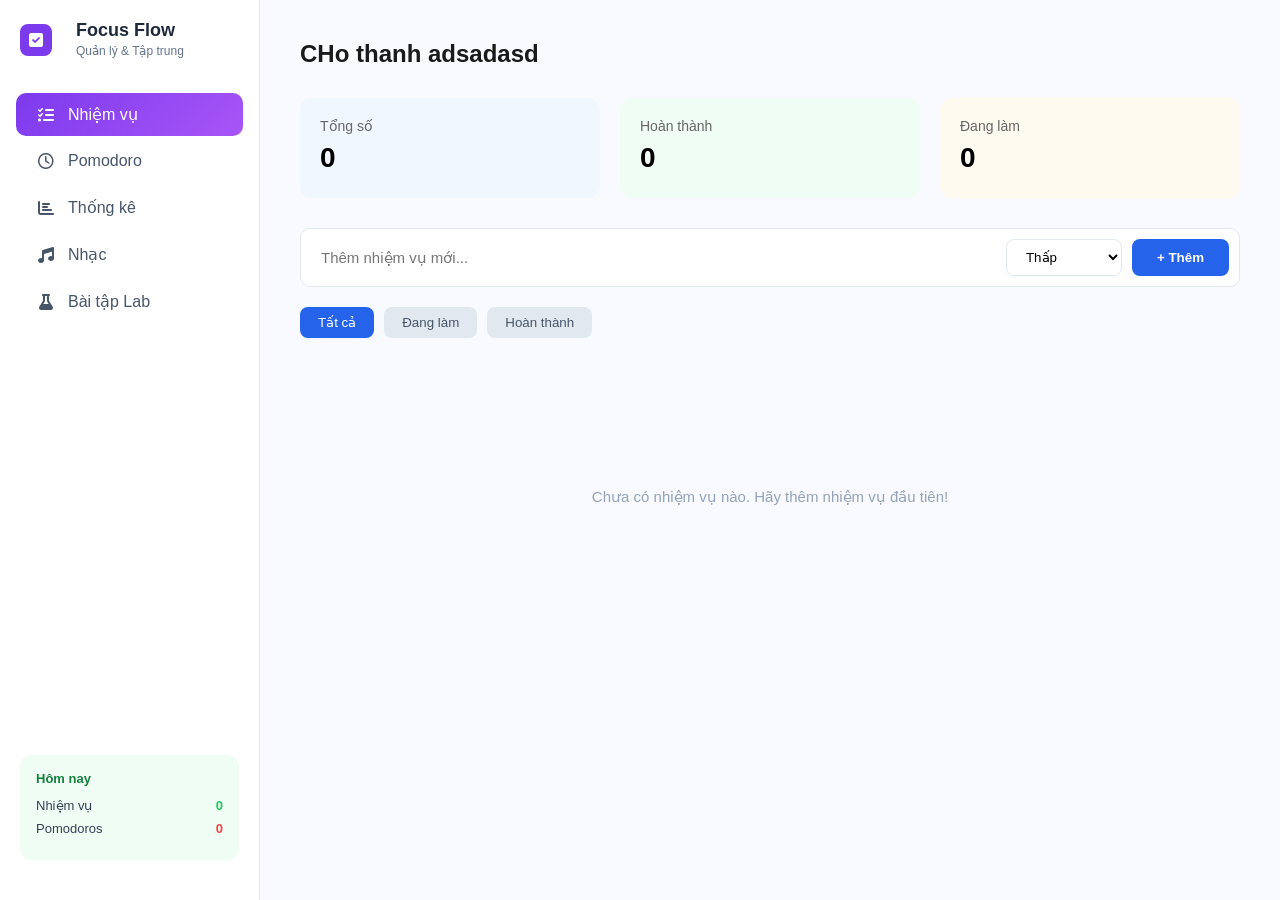
<file: index.html>
<!DOCTYPE html>
<html lang="en">

<head>
  <meta charset="UTF-8">
  <meta name="viewport" content="width=device-width, initial-scale=1.0">
  <title>Document</title>
  <link rel="stylesheet" href="style.css">
  <link rel="stylesheet" href="https://cdnjs.cloudflare.com/ajax/libs/font-awesome/6.0.0/css/all.min.css">
</head>

<body>
  <div class="sidebar">
    <div class="logo-section">
      <div class="logo-icon">
        <i class="fas fa-check-square"></i>
      </div>
      <div class="logo-text">
        <span class="brand-name">Focus Flow</span>
        <span class="sub-text">Quản lý & Tập trung</span>
      </div>
    </div>

    <nav class="menu">
      <a href="index.html" class="menu-item active">
        <i class="fas fa-tasks"></i> Nhiệm vụ
      </a>
      <a href="promoro.html" class="menu-item">
        <i class="far fa-clock"></i> Pomodoro
      </a>
      <a href="statistical.html" class="menu-item">
        <i class="fas fa-chart-bar"></i> Thống kê
      </a>
      <a href="music.html" class="menu-item">
        <i class="fas fa-music"></i> Nhạc
      </a>
      <a href="baitap.html" class="menu-item">
        <i class="fas fa-flask"></i> Bài tập Lab
      </a>
    </nav>

    <div class="today-stats">
      <p class="stats-title">Hôm nay</p>
      <div class="stats-row">
        <span>Nhiệm vụ</span>
        <span class="count green">0</span>
      </div>
      <div class="stats-row">
        <span>Pomodoros</span>
        <span class="count red">0</span>
      </div>
    </div>
  </div>

  <div class="main-content">
    <header>
      <h1>CHo thanh  adsadasd</h1>
    </header>

    <div class="stats-container">
      <div class="stat-card blue">
        <p>Tổng số</p>
        <span class="stat-number">0</span>
      </div>
      <div class="stat-card green">
        <p>Hoàn thành</p>
        <span class="stat-number">0</span>
      </div>
      <div class="stat-card orange">
        <p>Đang làm</p>
        <span class="stat-number">0</span>
      </div>
    </div>

    <div class="add-task-bar">
      <input type="text" placeholder="Thêm nhiệm vụ mới..." class="task-input">

      <select class="priority-select">
        <option value="low">Thấp</option>
        <option value="medium">Trung bình</option>
        <option value="high">Cao</option>
      </select>

      <button class="add-btn">+ Thêm</button>
    </div>

    <div class="filter-group">
      <button class="filter-btn active">Tất cả</button>
      <button class="filter-btn">Đang làm</button>
      <button class="filter-btn">Hoàn thành</button>
    </div>

    <div class="empty-state">
      <p>Chưa có nhiệm vụ nào. Hãy thêm nhiệm vụ đầu tiên!</p>
    </div>
  </div>


</body>


</html>
</file>
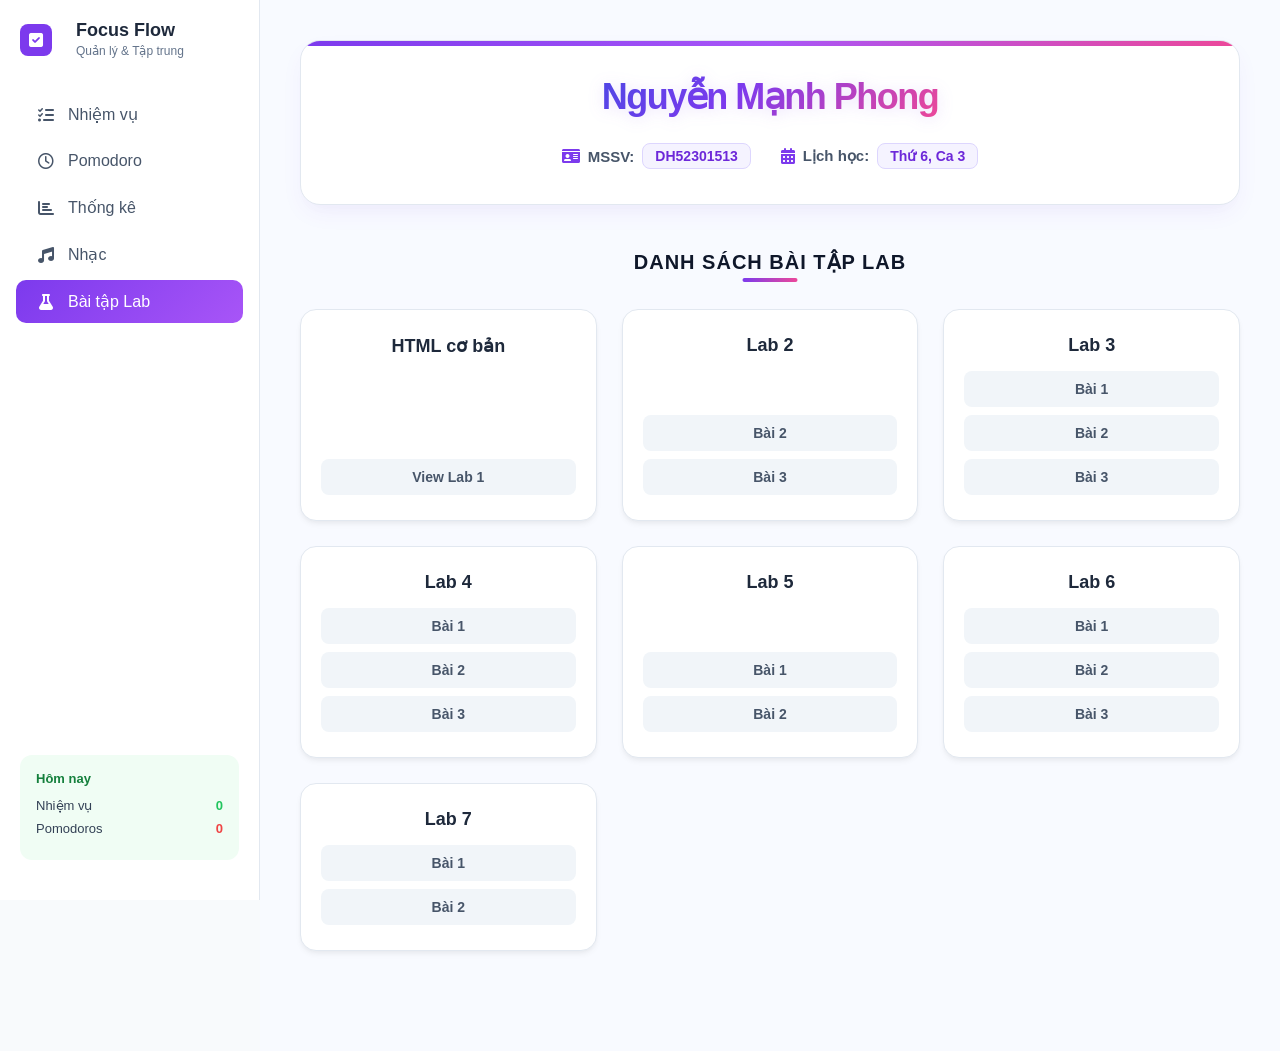
<file: baitap.html>
<!DOCTYPE html>
<html lang="en">
<head>
  <meta charset="UTF-8">
  <meta name="viewport" content="width=device-width, initial-scale=1.0">
  <title>Bài tập Lab - Focus Flow</title>
  <link rel="stylesheet" href="style.css">
  <link rel="stylesheet" href="https://cdnjs.cloudflare.com/ajax/libs/font-awesome/6.0.0/css/all.min.css">
    <style>

    </style>
</head>
<body>

  <div class="sidebar">
    <div class="logo-section">
      <div class="logo-icon"><i class="fas fa-check-square"></i></div>
      <div class="logo-text">
        <span class="brand-name">Focus Flow</span>
        <span class="sub-text">Quản lý & Tập trung</span>
      </div>
    </div>

    <nav class="menu">
      <a href="index.html" class="menu-item">
        <i class="fas fa-tasks"></i> Nhiệm vụ
      </a>
      <a href="promoro.html" class="menu-item">
        <i class="far fa-clock"></i> Pomodoro
      </a>
      <a href="statistical.html" class="menu-item">
        <i class="fas fa-chart-bar"></i> Thống kê
      </a>
      <a href="music.html" class="menu-item">
        <i class="fas fa-music"></i> Nhạc
      </a>
      <a href="#" class="menu-item active"> <i class="fas fa-flask"></i> Bài tập Lab
      </a>
    </nav>

    <div class="today-stats">
      <p class="stats-title">Hôm nay</p>
      <div class="stats-row"><span>Nhiệm vụ</span><span class="count green">0</span></div>
      <div class="stats-row"><span>Pomodoros</span><span class="count red">0</span></div>
    </div>
  </div>

  <div class="main-content">
    <header class="lab-profile-header animate-fade-in">
  <h1 class="student-name">Nguyễn Mạnh Phong</h1>
  
  <div class="student-info-group">
    <p class="student-info">
      <i class="fas fa-id-card"></i> MSSV: <span class="highlight-text">DH52301513</span>
    </p>
    <p class="student-info">
      <i class="fas fa-calendar-alt"></i> Lịch học: <span class="highlight-text">Thứ 6, Ca 3</span>
    </p>
  </div>
</header>

    <section class="lab-section">
      <h2 class="lab-section-title">Danh sách bài tập Lab</h2>

      <div class="lab-grid">
        <div class="lab-card">
          <h3>HTML cơ bản</h3>
          <div class="lab-btn-group">
            <a href="../BaiLab/Lab1/HTML cơ bản/index.html" class="lab-btn">View Lab 1</a>
          </div>
        </div>

        <div class="lab-card">
          <h3>Lab 2</h3>
          <div class="lab-btn-group">
            <a href="../BaiLab/Lab2/Lab2_2/index.html" class="lab-btn">Bài 2</a>
            <a href="../BaiLab/Lab2/Lab2_3/index.html" class="lab-btn">Bài 3</a>
          </div>
        </div>

        <div class="lab-card">
          <h3>Lab 3</h3>
          <div class="lab-btn-group">
            <a href="../BaiLab/Lab3/lab3_1/index.html" class="lab-btn">Bài 1</a>
            <a href="../BaiLab/Lab3/lab3_2/index.html" class="lab-btn">Bài 2</a>
            <a href="../BaiLab/Lab3/lab3_3/index.html" class="lab-btn">Bài 3</a>
          </div>
        </div>

        <div class="lab-card">
          <h3>Lab 4</h3>
          <div class="lab-btn-group">
            <a href="../BaiLab/Lab4/lab4_1/index.html" class="lab-btn">Bài 1</a>
            <a href="../BaiLab/Lab4/lab4_2/index.html" class="lab-btn">Bài 2</a>
            <a href="../BaiLab/Lab4/lab4_3/index.html" class="lab-btn">Bài 3</a>
          </div>
        </div>

        <div class="lab-card">
          <h3>Lab 5</h3>
          <div class="lab-btn-group">
            <a href="../BaiLab/Lab5/lab5_1/index.html" class="lab-btn">Bài 1</a>
            <a href="../BaiLab/Lab5/lab5_2/index.html" class="lab-btn">Bài 2</a>
          </div>
        </div>

        <div class="lab-card">
          <h3>Lab 6</h3>
          <div class="lab-btn-group">
            <a href="../BaiLab/Lab6/lab6_1/index.html" class="lab-btn">Bài 1</a>
            <a href="../BaiLab/Lab6/lab6_2/index.html" class="lab-btn">Bài 2</a>
            <a href="../BaiLab/Lab6/lab6_3/index.html" class="lab-btn">Bài 3</a>
          </div>
        </div>

        <div class="lab-card">
          <h3>Lab 7</h3>
          <div class="lab-btn-group">
            <a href="../BaiLab/Lab7/lab7_1/index.html" class="lab-btn">Bài 1</a>
            <a href="../BaiLab/Lab7/lab7_2/index.html" class="lab-btn">Bài 2</a>
          </div>
        </div>

        <!-- <div class="lab-card">
          <h3>Lab 8</h3>
          <div class="lab-btn-group">
            <a href="../BaiLab/Lab8/lab8_1/index.html" class="lab-btn">Bài 1</a>
            <a href="../BaiLab/Lab8/lab8_2/index.html" class="lab-btn">Bài 2</a>
            <a href="../BaiLab/Lab8/lab8_3/index.html" class="lab-btn">Bài 3</a>
          </div>
        </div> -->
      </div>
    </section>
  </div>

</body>
</html>
</file>
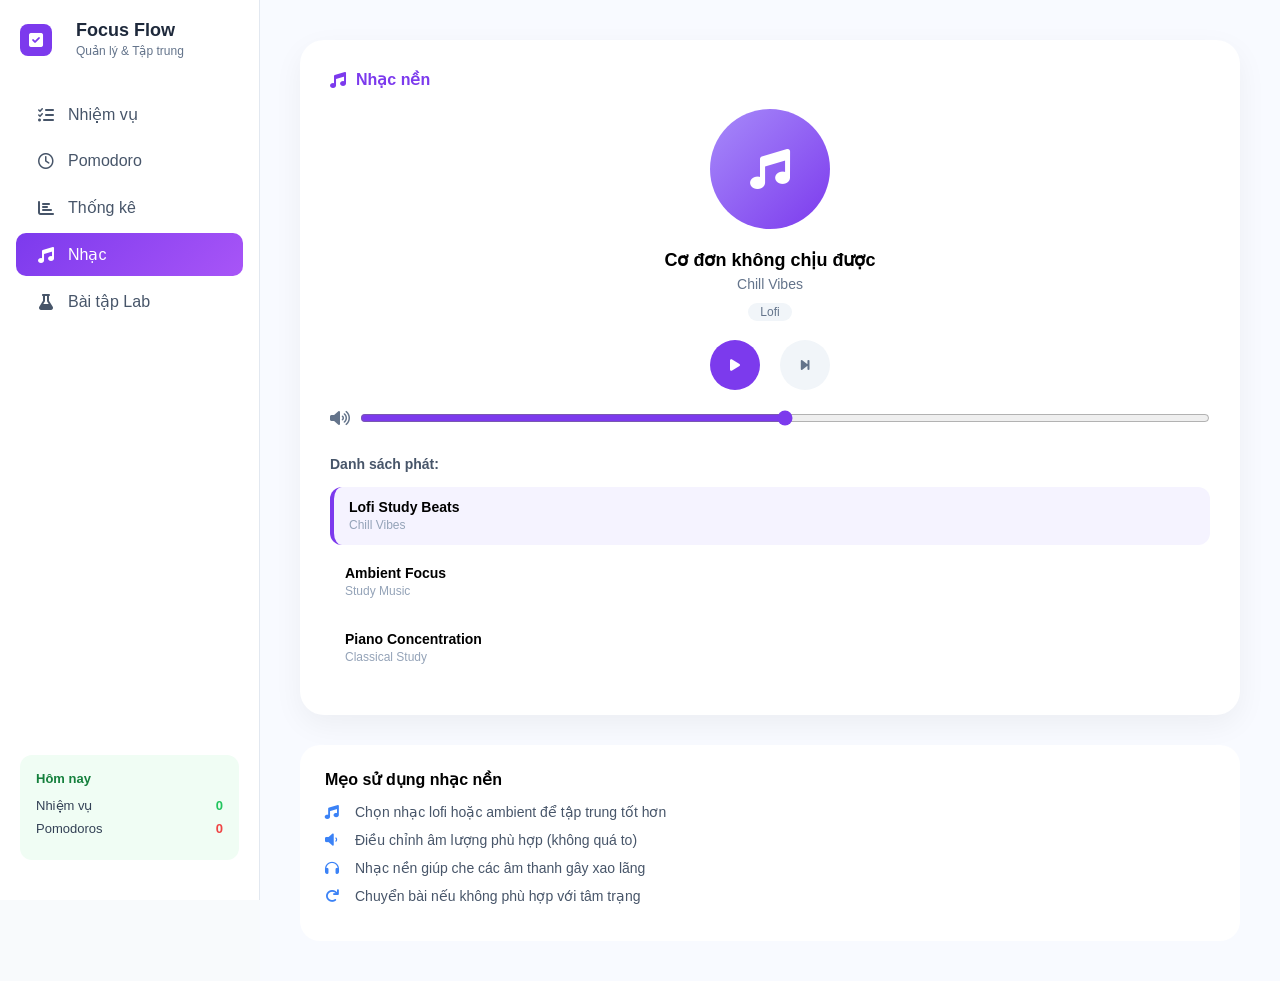
<file: music.html>
<!DOCTYPE html>
<html lang="en">
<head>
  <meta charset="UTF-8">
  <meta name="viewport" content="width=device-width, initial-scale=1.0">
  <title>Nhạc nền - Focus Flow</title>
  <link rel="stylesheet" href="style.css">
  <link rel="stylesheet" href="https://cdnjs.cloudflare.com/ajax/libs/font-awesome/6.0.0/css/all.min.css">
</head>
<body>
  <div class="sidebar">
    <div class="logo-section">
      <div class="logo-icon"><i class="fas fa-check-square"></i></div>
      <div class="logo-text">
        <span class="brand-name">Focus Flow</span>
        <span class="sub-text">Quản lý & Tập trung</span>
      </div>
    </div>

    <nav class="menu">
      <a href="index.html" class="menu-item ">
        <i class="fas fa-tasks"></i> Nhiệm vụ
      </a>
      <a href="promoro.html" class="menu-item">
        <i class="far fa-clock"></i> Pomodoro
      </a>
      <a href="statistical.html" class="menu-item">
        <i class="fas fa-chart-bar"></i> Thống kê
      </a>
      <a href="music.html" class="menu-item active">
        <i class="fas fa-music"></i> Nhạc
      </a>
      <a href="baitap.html" class="menu-item">
        <i class="fas fa-flask"></i> Bài tập Lab
      </a>
    </nav>

    <div class="today-stats">
      <p class="stats-title">Hôm nay</p>
      <div class="stats-row"><span>Nhiệm vụ</span><span class="count green">0</span></div>
      <div class="stats-row"><span>Pomodoros</span><span class="count red">0</span></div>
    </div>
  </div>

  <div class="main-content music-page">
    <div class="player-container">
      <div class="player-header">
        <i class="fas fa-music"></i> Nhạc nền
      </div>

      <div class="now-playing-card">
        <div class="album-art">
          <i class="fas fa-music"></i>
        </div>
        <div class="song-info">
          <h3>Cơ đơn không chịu được</h3>
          <p>Chill Vibes</p>
          <span class="tag">Lofi</span>
        </div>
        <div class="player-controls">
          <button class="play-btn"><i class="fas fa-play"></i></button>
          <button class="next-btn"><i class="fas fa-step-forward"></i></button>
        </div>
        <div class="volume-slider">
          <i class="fas fa-volume-up"></i>
          <input type="range" min="0" max="100" value="50">
        </div>
      </div>

      <div class="playlist">
        <p class="playlist-title">Danh sách phát:</p>
        <div class="playlist-item active">
          <div class="item-text">
            <strong>Lofi Study Beats</strong>
            <span>Chill Vibes</span>
          </div>
        </div>
        <div class="playlist-item">
          <div class="item-text">
            <strong>Ambient Focus</strong>
            <span>Study Music</span>
          </div>
        </div>
        <div class="playlist-item">
          <div class="item-text">
            <strong>Piano Concentration</strong>
            <span>Classical Study</span>
          </div>
        </div>
      </div>
    </div>

    <div class="music-tips">
      <h3>Mẹo sử dụng nhạc nền</h3>
      <ul>
        <li><i class="fas fa-music"></i> Chọn nhạc lofi hoặc ambient để tập trung tốt hơn</li>
        <li><i class="fas fa-volume-down"></i> Điều chỉnh âm lượng phù hợp (không quá to)</li>
        <li><i class="fas fa-headphones"></i> Nhạc nền giúp che các âm thanh gây xao lãng</li>
        <li><i class="fas fa-redo"></i> Chuyển bài nếu không phù hợp với tâm trạng</li>
      </ul>
    </div>
  </div>
</body>
</html>
</file>
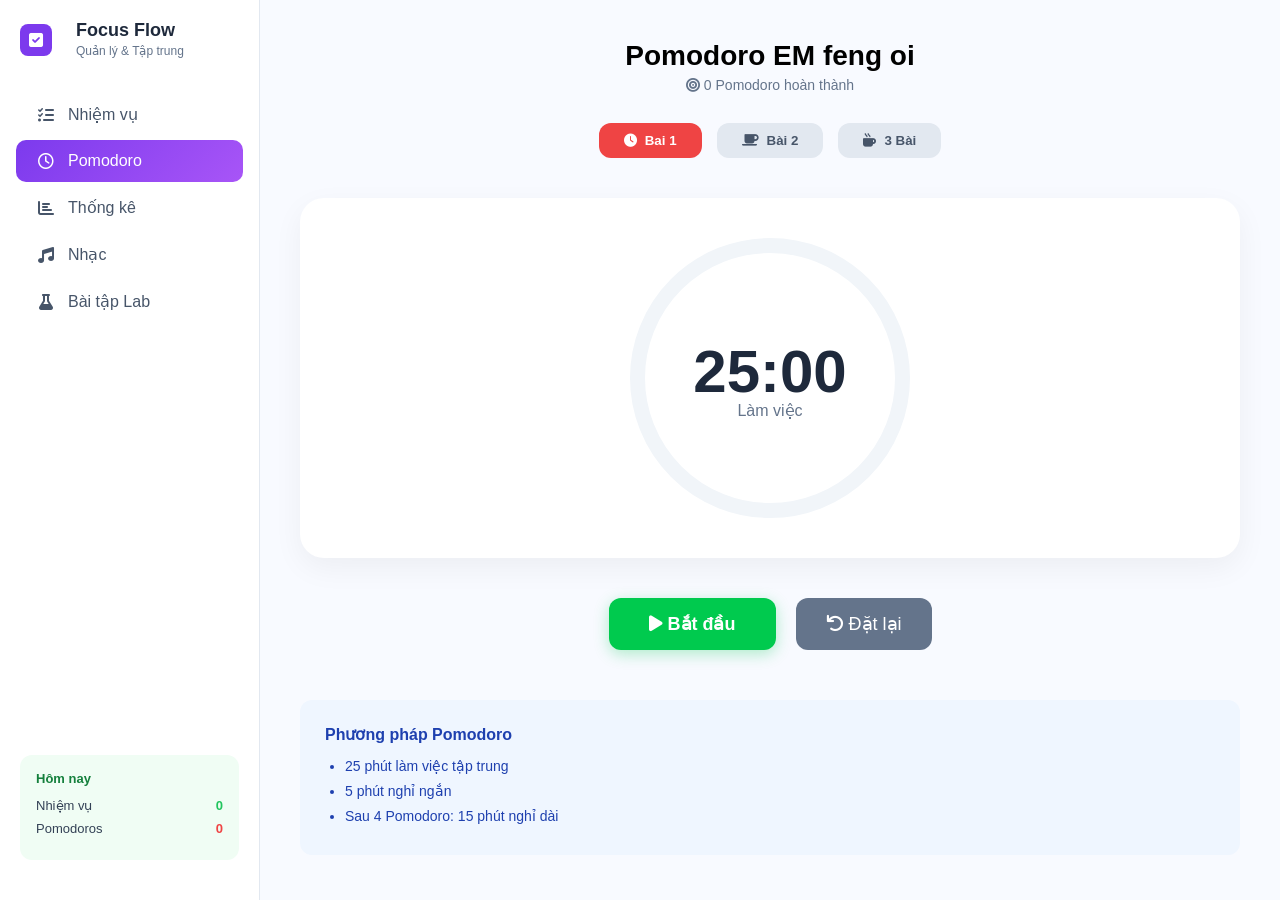
<file: promoro.html>
<!DOCTYPE html>
<html lang="en">

<head>
    <meta charset="UTF-8">
    <meta name="viewport" content="width=device-width, initial-scale=1.0">
    <title>Pomodoro Timer</title>
    <link rel="stylesheet" href="style.css">
    <link rel="stylesheet" href="https://cdnjs.cloudflare.com/ajax/libs/font-awesome/6.0.0/css/all.min.css">
</head>

<body>
    <div class="sidebar">
        <div class="logo-section">
            <div class="logo-icon"><i class="fas fa-check-square"></i></div>
            <div class="logo-text">
                <span class="brand-name">Focus Flow</span>
                <span class="sub-text">Quản lý & Tập trung</span>
            </div>
        </div>

        <nav class="menu">
            <a href="index.html" class="menu-item ">
                <i class="fas fa-tasks"></i> Nhiệm vụ
            </a>
            <a href="promoro.html" class="menu-item active">
                <i class="far fa-clock"></i> Pomodoro
            </a>
            <a href="statistical.html" class="menu-item">
                <i class="fas fa-chart-bar"></i> Thống kê
            </a>
            <a href="music.html" class="menu-item">
                <i class="fas fa-music"></i> Nhạc
            </a>
            <a href="baitap.html" class="menu-item">
                <i class="fas fa-flask"></i> Bài tập Lab
            </a>
        </nav>

        <div class="today-stats">
            <p class="stats-title">Hôm nay</p>
            <div class="stats-row">
                <span>Nhiệm vụ</span>
                <span class="count green">0</span>
            </div>
            <div class="stats-row">
                <span>Pomodoros</span>
                <span class="count red">0</span>
            </div>
        </div>
    </div>

    <div class="pomodoro-container">
        <header class="pomo-header">
            <h1>Pomodoro EM feng oi</h1>
            <p class="pomo-count"><i class="fas fa-bullseye"></i> 0 Pomodoro hoàn thành</p>
        </header>

        <div class="mode-switch">
            <button class="mode-btn red active"><i class="fas fa-clock"></i> Bai 1</button>
            <button class="mode-btn gray"><i class="fas fa-coffee"></i> Bài 2</button>
            <button class="mode-btn gray"><i class="fas fa-mug-hot"></i> 3 Bài</button>
        </div>

        <div class="timer-display">
            <div class="circle-outer">
                <div class="time-text">
                    <span class="minutes">25:00</span>
                    <p class="label">Làm việc</p>
                </div>
            </div>
        </div>

        <div class="controls">
            <button class="start-btn"><i class="fas fa-play"></i> Bắt đầu</button>
            <button class="reset-btn"><i class="fas fa-undo"></i> Đặt lại</button>
        </div>

        <div class="pomo-info">
            <h3>Phương pháp Pomodoro</h3>
            <ul>
                <li>25 phút làm việc tập trung</li>
                <li>5 phút nghỉ ngắn</li>
                <li>Sau 4 Pomodoro: 15 phút nghỉ dài</li>
            </ul>
        </div>
    </div>
</body>

</html>
</file>
<file: style.css>
/* 1. Reset định dạng cơ bản */
* {
  margin: 0;
  padding: 0;
  box-sizing: border-box;
  font-family: 'Inter', sans-serif;
}

body {
  background-color: #f8fafc;
}

/* 2. Khung Sidebar Cố Định */
.sidebar {
  width: 260px;
  height: 100vh;
  background: white;
  display: flex;
  flex-direction: column;
  border-right: 1px solid #e2e8f0;
  position: fixed;
  left: 0;
  top: 0;
  padding: 20px 0;
  z-index: 100;
}

.logo-section {
  display: flex;
  align-items: center;
  padding: 0 20px 30px;
}

.logo-icon {
  width: 32px;
  height: 32px;
  background: #7c3aed;
  color: white;
  border-radius: 8px;
  display: flex;
  justify-content: center;
  align-items: center;
  margin-right: 12px;
}

.brand-name {
  display: block;
  font-weight: 700;
  font-size: 18px;
  color: #1e293b;
}

.sub-text {
  font-size: 12px;
  color: #64748b;
}

.menu {
  flex-grow: 1;
}

.menu-item {
  display: flex;
  align-items: center;
  padding: 12px 20px;
  margin: 4px 16px;
  border-radius: 10px;
  color: #475569;
  text-decoration: none;
  font-weight: 500;
  transition: 0.2s;
}

.menu-item i {
  margin-right: 12px;
  width: 20px;
  text-align: center;
}

.menu-item.active {
  background: linear-gradient(135deg, #7c3aed, #a855f7);
  color: white;
}

.menu-item:hover:not(.active) {
  background-color: #f1f5f9;
}

.today-stats {
  background-color: #f0fdf4;
  margin: 20px;
  padding: 16px;
  border-radius: 12px;
}

.stats-title {
  font-size: 13px;
  color: #15803d;
  font-weight: 600;
  margin-bottom: 12px;
}

.stats-row {
  display: flex;
  justify-content: space-between;
  font-size: 13px;
  margin-bottom: 8px;
  color: #334155;
}

.count {
  font-weight: 700;
}

.count.green {
  color: #22c55e;
}

.count.red {
  color: #ef4444;
}

/* 3. Layout Nội Dung Chính - ĐÃ SỬA ĐỂ CĂN GIỮA */
.main-content,
.pomodoro-container {
  margin-left: 260px;
  width: calc(100% - 260px);
  padding: 40px;
  background-color: #f8faff;
  min-height: 100vh;
  display: flex;
  flex-direction: column;
  align-items: center; /* Thêm dòng này để căn giữa mọi thứ trong trang Thống kê/Nhạc */
}

/* Ép các khối con trong main-content không giãn quá rộng */
.main-content > * {
    width: 100%;
    max-width: 1000px; /* Độ rộng tối đa để cân đối giữa màn hình */
}

/* Cấu trúc riêng cho trang Nhiệm vụ */
.main-content h1 {
  font-size: 24px;
  margin-bottom: 30px;
  color: #1a1a1a;
  text-align: left; /* Tiêu đề vẫn để bên trái cho đẹp */
}

.stats-container {
  display: grid;
  grid-template-columns: repeat(3, 1fr);
  gap: 20px;
  margin-bottom: 30px;
}

.stat-card {
  padding: 20px;
  border-radius: 12px;
  height: 100px;
}

.stat-card p {
  font-size: 14px;
  margin-bottom: 8px;
  color: #666;
}

.stat-number {
  font-size: 28px;
  font-weight: bold;
}

.stat-card.blue {
  background-color: #f0f7ff;
}

.stat-card.green {
  background-color: #f0fdf4;
}

.stat-card.orange {
  background-color: #fffaf0;
}

.add-task-bar {
  display: flex;
  gap: 10px;
  background: white;
  padding: 10px;
  border-radius: 10px;
  border: 1px solid #e2e8f0;
  margin-bottom: 20px;
}

.task-input {
  flex-grow: 1;
  border: none;
  outline: none;
  padding: 10px;
  font-size: 15px;
}

.priority-select {
  border: 1px solid #e2e8f0;
  border-radius: 8px;
  padding: 0 15px;
  background: #fff;
  cursor: pointer;
}

.add-btn {
  background-color: #2563eb;
  color: white;
  border: none;
  padding: 10px 25px;
  border-radius: 8px;
  font-weight: 600;
  cursor: pointer;
}

.filter-group {
  display: flex;
  gap: 10px;
  margin-bottom: 50px;
}

.filter-btn {
  padding: 8px 18px;
  border-radius: 8px;
  border: none;
  background: #e2e8f0;
  color: #475569;
  font-weight: 500;
  cursor: pointer;
}

.filter-btn.active {
  background-color: #2563eb;
  color: white;
}

.empty-state {
  text-align: center;
  color: #94a3b8;
  margin-top: 100px;
  font-size: 15px;
}

/* 4. Cấu trúc riêng cho trang Pomodoro */
.pomodoro-container {
  align-items: center;
  padding: 60px 20px;
}

.pomo-header {
  text-align: center;
  margin-bottom: 30px;
}

.pomo-header h1 {
  font-size: 28px;
  margin-bottom: 5px;
}

.pomo-count {
  color: #64748b;
  font-size: 14px;
}

.mode-switch {
  display: flex;
  justify-content: center;
  gap: 15px;
  margin-bottom: 40px;
}

.mode-btn {
  padding: 10px 25px;
  border-radius: 12px;
  border: none;
  font-weight: 600;
  cursor: pointer;
  display: flex;
  align-items: center;
  gap: 8px;
  transition: 0.3s;
}

.mode-btn.red {
  background-color: #ef4444;
  color: white;
}

.mode-btn.gray {
  background-color: #e2e8f0;
  color: #475569;
}

.timer-display {
  background: white;
  padding: 40px 80px;
  border-radius: 24px;
  box-shadow: 0 10px 30px rgba(0, 0, 0, 0.05);
  margin-bottom: 40px;
  display: flex;
  justify-content: center;
}

.circle-outer {
  width: 280px;
  height: 280px;
  border: 15px solid #f1f5f9;
  border-radius: 50%;
  display: flex;
  flex-direction: column;
  justify-content: center;
  align-items: center;
}

.minutes {
  font-size: 60px;
  font-weight: 800;
  color: #1e293b;
  display: block;
}

.label {
  color: #64748b;
  font-size: 16px;
  margin-top: -5px;
  text-align: center;
}

.controls {
  display: flex;
  justify-content: center;
  gap: 20px;
  margin-bottom: 50px;
}

.start-btn {
  background-color: #00ca4e;
  color: white;
  padding: 15px 40px;
  border-radius: 12px;
  border: none;
  font-size: 18px;
  font-weight: bold;
  cursor: pointer;
  box-shadow: 0 4px 15px rgba(0, 202, 78, 0.3);
}

.reset-btn {
  background-color: #64748b;
  color: white;
  padding: 15px 30px;
  border-radius: 12px;
  border: none;
  font-size: 18px;
  cursor: pointer;
}

.pomo-info {
  width: 100%;
  max-width: 500px;
  background-color: #eff6ff;
  padding: 25px;
  border-radius: 12px;
  color: #1e40af;
}

.pomo-info h3 {
  font-size: 16px;
  margin-bottom: 10px;
}

.pomo-info ul {
  padding-left: 20px;
  font-size: 14px;
  line-height: 1.8;
}


/* --- TRANG THỐNG KÊ (ĐÃ GOM LẠI CHUẨN) --- */
.stats-grid {
    display: grid;
    grid-template-columns: repeat(2, 1fr);
    gap: 20px;
    margin-bottom: 40px;
}

.stat-box {
    padding: 30px;
    border-radius: 16px;
    display: flex;
    flex-direction: column;
    gap: 12px;
    transition: transform 0.2s;
}

.stat-box:hover {
    transform: translateY(-5px);
}

.stat-box.blue { background-color: #ebf5ff; color: #3b82f6; }
.stat-box.red { background-color: #fff1f2; color: #f43f5e; }
.stat-box.green { background-color: #f0fdf4; color: #22c55e; }
.stat-box.purple { background-color: #faf5ff; color: #a855f7; }

.stat-box i { font-size: 24px; }
.stat-box .value { font-size: 32px; font-weight: 800; }
.stat-box .label { font-size: 14px; font-weight: 500; opacity: 0.8; }

.achievement-container {
    background-color: #fffbeb;
    padding: 30px;
    border-radius: 20px;
    border: 1px solid #fef3c7;
}

.achievement-header {
    font-size: 20px;
    font-weight: 700;
    color: #92400e;
    margin-bottom: 25px;
    display: flex;
    align-items: center;
    gap: 12px;
}

.achievement-item {
    background: white;
    margin-bottom: 15px;
    padding: 20px 25px;
    border-radius: 12px;
    display: flex;
    justify-content: space-between;
    align-items: center;
    box-shadow: 0 2px 4px rgba(0,0,0,0.02);
}

.achievement-info {
    display: flex;
    align-items: center;
    gap: 15px;
}

.achievement-info .icon { font-size: 20px; }
.achievement-info .name { font-weight: 600; color: #1e293b; font-size: 16px; }
.achievement-item .requirement { font-size: 14px; color: #64748b; }

/* --- TRANG NHẠC (MUSIC PAGE) --- */


.player-container {
    background: white;
    width: 100%;
    max-width: 500px;
    padding: 30px;
    border-radius: 24px;
    box-shadow: 0 10px 30px rgba(0,0,0,0.05);
    margin-bottom: 30px;
}

.player-header {
    font-weight: 700;
    color: #7c3aed;
    margin-bottom: 20px;
    display: flex;
    align-items: center;
    gap: 10px;
}

.now-playing-card {
    text-align: center;
    margin-bottom: 30px;
}

.album-art {
    width: 120px;
    height: 120px;
    background: linear-gradient(135deg, #a78bfa, #7c3aed);
    border-radius: 50%;
    margin: 0 auto 20px;
    display: flex;
    justify-content: center;
    align-items: center;
    color: white;
    font-size: 40px;
}

.song-info h3 { font-size: 18px; margin-bottom: 5px; }
.song-info p { color: #64748b; font-size: 14px; margin-bottom: 10px; }
.song-info .tag {
    background: #f1f5f9;
    padding: 2px 12px;
    border-radius: 20px;
    font-size: 12px;
    color: #64748b;
}

.player-controls {
    display: flex;
    justify-content: center;
    gap: 20px;
    margin: 20px 0;
}

.play-btn {
    width: 50px;
    height: 50px;
    background: #7c3aed;
    color: white;
    border: none;
    border-radius: 50%;
    cursor: pointer;
}

.next-btn {
    width: 50px;
    height: 50px;
    background: #f1f5f9;
    color: #64748b;
    border: none;
    border-radius: 50%;
    cursor: pointer;
}

.volume-slider {
    display: flex;
    align-items: center;
    gap: 10px;
    color: #64748b;
}

.volume-slider input { flex-grow: 1; accent-color: #7c3aed; }

.playlist-title { font-weight: 600; margin-bottom: 15px; font-size: 14px; color: #475569; }
.playlist-item {
    padding: 12px 15px;
    border-radius: 12px;
    cursor: pointer;
    transition: 0.2s;
    margin-bottom: 8px;
}

.playlist-item.active { background-color: #f5f3ff; border-left: 4px solid #7c3aed; }
.playlist-item:hover:not(.active) { background-color: #f8fafc; }
.item-text strong { display: block; font-size: 14px; }
.item-text span { font-size: 12px; color: #94a3b8; }

.music-tips {
    width: 100%;
    max-width: 500px;
    background-color: white;
    padding: 25px;
    border-radius: 20px;
}

.music-tips h3 { font-size: 16px; margin-bottom: 15px; }
.music-tips ul { list-style: none; }
.music-tips li { font-size: 14px; color: #475569; margin-bottom: 12px; display: flex; align-items: center; gap: 10px; }
.music-tips i { color: #3b82f6; width: 20px; }


/* --- INTRO PAGE STYLES --- */
.intro-page {
    background-color: #f8faff;
    color: #1e293b;
}

.intro-header {
    display: flex;
    justify-content: space-between;
    padding: 20px 10%;
    align-items: center;
    background: white;
}

.start-nav-btn {
    background: linear-gradient(135deg, #6366f1, #a855f7);
    color: white;
    padding: 8px 25px;
    border-radius: 8px;
    text-decoration: none;
    font-weight: 600;
}

.start-nav-bt {
    background: linear-gradient(135deg, #6366f1, #a855f7);
    color: white;
    padding: 8px 25px;
    border-radius: 8px;
    text-decoration: none;
    font-weight: 600;
}
.hero {
    text-align: center;
    padding: 80px 10%;
}

.hero h1 {
    font-size: 48px;
    color: #6366f1;
    margin-bottom: 20px;
}

.feature-grid {
    display: grid;
    grid-template-columns: repeat(auto-fit, minmax(200px, 1fr));
    gap: 25px;
    padding: 40px 10%;
}

.feature-card {
    background: white;
    padding: 30px;
    border-radius: 20px;
    text-align: center;
    box-shadow: 0 10px 25px rgba(0,0,0,0.05);
}

.f-icon {
    width: 50px;
    height: 50px;
    border-radius: 12px;
    display: flex;
    justify-content: center;
    align-items: center;
    margin: 0 auto 20px;
    color: white;
    font-size: 20px;
}

.f-icon.blue { background: #3b82f6; }
.f-icon.red { background: #ef4444; }
.f-icon.purple { background: #a855f7; }
.f-icon.green { background: #22c55e; }

/* CTA Card */
.cta-section {
    padding: 80px 10%;
}

.cta-card {
    background: linear-gradient(135deg, #3b82f6, #a855f7);
    padding: 60px;
    border-radius: 24px;
    text-align: center;
    color: white;
}

.cta-btn {
    display: inline-block;
    margin-top: 30px;
    background: white;
    color: #6366f1;
    padding: 15px 40px;
    border-radius: 12px;
    text-decoration: none;
    font-weight: 700;
}



.how-to-use {
    padding: 60px 10%;
    text-align: center;
    background-color: #f8faff;
}

.how-to-use h2 {
    margin-bottom: 40px;
    font-size: 28px;
}

.step-container {
    display: flex;
    flex-direction: column;
    align-items: center;
    gap: 25px; /* Khoảng cách giữa các bước */
}

.step-item {
    display: flex;
    align-items: center;
    width: 100%;
    max-width: 800px;
    gap: 20px;
}

.step-number {
    width: 45px;
    height: 45px;
    background: linear-gradient(135deg, #6366f1, #a855f7);
    color: white;
    border-radius: 50%;
    display: flex;
    justify-content: center;
    align-items: center;
    font-weight: bold;
    flex-shrink: 0; /* Không cho vòng tròn bị bẹp */
    box-shadow: 0 4px 10px rgba(99, 102, 241, 0.3);
}

.step-card {
    background: white;
    padding: 20px 30px;
    border-radius: 15px;
    flex-grow: 1;
    text-align: left;
    box-shadow: 0 10px 25px rgba(0, 0, 0, 0.05); /* Đổ bóng nhẹ */
    transition: 0.3s;
}

.step-card:hover {
    transform: translateX(10px); /* Hiệu ứng nhích sang phải khi di chuột */
}

.step-title {
    font-weight: 700;
    font-size: 18px;
    margin-bottom: 8px;
    display: flex;
    align-items: center;
    gap: 10px;
    color: #1e293b;
}

.step-card p {
    color: #64748b;
    font-size: 14px;
}




.logo, .logo-section {
  display: flex;
  align-items: center; /* Quan trọng: giúp icon và chữ thẳng hàng */
  gap: 12px;
  padding: 0 20px 30px;
}

.logo-icon {
  width: 32px;
  height: 32px;
  background: #7c3aed;
  color: white;
  border-radius: 8px;
  display: flex;
  justify-content: center;
  align-items: center;
  flex-shrink: 0;
}

.brand-name, .logo span {
  font-weight: 700;
  font-size: 18px;
  color: #1e293b;
}

/* 3. Layout Nội Dung Chính (Dành cho trang Nhiệm vụ, Pomodoro, Thống kê, Nhạc) */
.main-content,
.pomodoro-container {
  margin-left: 260px; /* Chừa khoảng trống cho Sidebar */
  width: calc(100% - 260px);
  padding: 40px;
  min-height: 100vh;
  display: flex;
  flex-direction: column;
  align-items: center; /* ÉP TẤT CẢ NỘI DUNG VÀO GIỮA CHIỀU NGANG */
  background-color: #f8faff;
}

/* Giới hạn độ rộng nội dung để cân đối */
.main-content > *, 
.pomodoro-container > * {
  width: 100%;
  max-width: 1000px; 
}

/* 4. TRANG GIỚI THIỆU (Intro.html - Đã sửa lỗi căn giữa) */
.intro-page { background-color: #f8faff; }

.intro-header {
  display: flex;
  justify-content: space-between;
  align-items: center;
  padding: 20px 10%;
  background: white;
  width: 100%;
  box-shadow: 0 2px 10px rgba(0,0,0,0.02);
}

.intro-header .logo { padding: 0; } /* Bỏ padding dư thừa ở header intro */

.start-nav-btn {
  background: linear-gradient(135deg, #6366f1, #a855f7);
  color: white;
  padding: 10px 25px;
  border-radius: 8px;
  text-decoration: none;
  font-weight: 600;
}

.hero {
  text-align: center;
  padding: 80px 10%;
  width: 100%;
}

.hero h1 { font-size: 48px; color: #6366f1; margin-bottom: 20px; }

/* SỬA LỖI: Tính năng chính về giữa */
.features {
  padding: 80px 10%;
  width: 100%;
  display: flex;
  flex-direction: column;
  align-items: center;
}

.features h2 { margin-bottom: 50px; font-size: 32px; font-weight: 700; }

.feature-grid {
  display: grid;
  grid-template-columns: repeat(auto-fit, minmax(250px, 1fr));
  gap: 30px;
  width: 100%;
  max-width: 1200px;
  margin: 0 auto; /* Căn giữa khối Grid */
}

.feature-card {
  background: white;
  padding: 40px 30px;
  border-radius: 20px;
  text-align: center;
  box-shadow: 0 10px 30px rgba(0,0,0,0.05);
  transition: transform 0.3s;
}

.feature-card:hover { transform: translateY(-10px); }

/* SỬA LỖI: Cách sử dụng & Pomodoro Intro về giữa */
.how-to-use {
  padding: 60px 10%;
  display: flex;
  flex-direction: column;
  align-items: center;
  width: 100%;
}

.step-container {
  display: flex;
  flex-direction: column;
  gap: 25px;
  width: 100%;
  max-width: 800px;
}

.step-item {
  display: flex;
  align-items: center;
  gap: 20px;
  width: 100%;
}

.step-number {
  width: 45px;
  height: 45px;
  background: linear-gradient(135deg, #6366f1, #a855f7);
  color: white;
  border-radius: 50%;
  display: flex;
  justify-content: center;
  align-items: center;
  font-weight: bold;
  flex-shrink: 0;
}

.step-card {
  background: white;
  padding: 25px 30px;
  border-radius: 15px;
  flex-grow: 1;
  text-align: left;
  box-shadow: 0 10px 25px rgba(0,0,0,0.05);
}

.pomo-intro-card {
  background: white;
  padding: 35px;
  border-radius: 20px;
  box-shadow: 0 10px 30px rgba(0,0,0,0.03);
  margin: 40px auto; /* Căn giữa khối này */
  width: 90%;
  max-width: 900px;
}

/* 5. Các thành phần bổ trợ (Menu, Stats, Player, v.v.) */
.menu-item {
  display: flex;
  align-items: center;
  padding: 12px 20px;
  margin: 4px 16px;
  border-radius: 10px;
  color: #475569;
  text-decoration: none;
  font-weight: 500;
  transition: 0.2s;
}

.menu-item.active { background: linear-gradient(135deg, #7c3aed, #a855f7); color: white; }

.pomo-standard { background-color: #f5f3ff; padding: 25px; border-radius: 15px; margin-bottom: 25px; }
.dot { width: 8px; height: 8px; border-radius: 50%; display: inline-block; margin-right: 8px; }
.dot.blue { background-color: #3b82f6; }
.dot.green { background-color: #22c55e; }
.dot.purple { background-color: #a855f7; }

.cta-section { padding: 80px 10%; display: flex; justify-content: center; }
.cta-card {
  background: linear-gradient(135deg, #3b82f6, #a855f7);
  padding: 60px;
  border-radius: 24px;
  text-align: center;
  color: white;
  width: 100%;
  max-width: 900px;
}

.cta-btn {
  display: inline-block;
  margin-top: 30px;
  background: white;
  color: #6366f1;
  padding: 15px 40px;
  border-radius: 12px;
  text-decoration: none;
  font-weight: 700;
}


/* 1. Khung Header hồ sơ lớn cao cấp - Căn giữa bằng Flexbox */
.lab-profile-header {
  text-align: center;
  margin-bottom: 45px;
  padding: 35px 20px;
  background: #ffffff;
  border-radius: 20px;
  box-shadow: 0 10px 25px -5px rgba(124, 58, 237, 0.08), 0 8px 16px -6px rgba(0, 0, 0, 0.02);
  border: 1px solid #e2e8f0;
  position: relative;
  overflow: hidden;
  
  display: flex;
  flex-direction: column;
  align-items: center; /* Đẩy tên và các tag thông tin thẳng hàng ở chính giữa */
}

/* Đường sọc màu trang trí trên nóc hộp hồ sơ */
.lab-profile-header::before {
  content: '';
  position: absolute;
  top: 0;
  left: 0;
  width: 100%;
  height: 5px;
  background: linear-gradient(90deg, #7c3aed, #a855f7, #ec4899);
}

/* Tên sinh viên hiệu ứng chữ Gradient chuyển màu nổi bật */
.lab-profile-header .student-name {
  font-family: 'Inter', sans-serif;
  font-size: 36px;
  font-weight: 900;
  letter-spacing: -1.5px;
  margin-bottom: 15px;
  
  background: linear-gradient(135deg, #4f46e5 0%, #7c3aed 40%, #ec4899 100%);
  -webkit-background-clip: text;
  -webkit-text-fill-color: transparent;
  background-clip: text;
  filter: drop-shadow(0 2px 8px rgba(124, 58, 237, 0.15));
}

/* Cụm chứa MSSV & Lịch học - Canh đều vào giữa hàng ngang */
.student-info-group {
  display: flex;
  justify-content: center; /* Căn giữa các mục con */
  align-items: center;
  gap: 30px;
  flex-wrap: wrap;
  margin-top: 10px;
  width: 100%;
}

.lab-profile-header .student-info {
  font-family: 'Inter', sans-serif;
  font-size: 15px;
  font-weight: 600;
  color: #475569;
  display: flex;
  align-items: center;
  gap: 8px;
}

.lab-profile-header .student-info i {
  color: #7c3aed;
  font-size: 16px;
}

/* Khung Highlight thông tin dạng nhãn Tag chuyên nghiệp */
.lab-profile-header .highlight-text {
  background: #f5f3ff;
  color: #6d28d9;
  padding: 4px 12px;
  border-radius: 8px;
  font-weight: 700;
  font-size: 14px;
  border: 1px solid #ddd6fe;
}

/* 2. Khối bao bọc phần danh sách bài tập - Căn giữa tiêu đề */
.lab-section {
  display: flex;
  flex-direction: column;
  align-items: center; /* Buộc tiêu đề section đứng ở giữa */
  width: 100%;
}

/* Tiêu đề mục "DANH SÁCH BÀI TẬP LAB" */
.lab-section-title {
  font-family: 'Inter', sans-serif;
  font-size: 20px;
  font-weight: 800;
  color: #0f172a;
  margin-bottom: 35px;
  text-transform: uppercase;
  letter-spacing: 1px;
  position: relative;
  display: inline-block;
  text-align: center;
}

/* Thanh nhấn trang trí nằm ngay TRỌNG TÂM dưới tiêu đề */
.lab-section-title::after {
  content: '';
  position: absolute;
  bottom: -8px;
  left: 50%;
  transform: translateX(-50%); /* Căn chuẩn 50% từ tâm chữ ra */
  width: 55px;
  height: 4px;
  background: linear-gradient(90deg, #7c3aed, #ec4899);
  border-radius: 10px;
}

/* 3. Lưới hiển thị các Card bài tập (Giữ nguyên tỉ lệ co giãn lưới rộng rãi bên phải) */
.lab-grid {
  display: grid;
  grid-template-columns: repeat(auto-fill, minmax(280px, 1fr));
  gap: 25px;
  width: 100%;
  padding-bottom: 60px;
}

/* Khung thẻ bài tập lẻ */
.lab-card {
  background: white;
  padding: 25px 20px;
  border-radius: 16px;
  box-shadow: 0 4px 6px -1px rgba(0, 0, 0, 0.05), 0 2px 4px -1px rgba(0, 0, 0, 0.03);
  border: 1px solid #e2e8f0;
  display: flex;
  flex-direction: column;
  justify-content: space-between;
  gap: 15px;
  transition: transform 0.2s, box-shadow 0.2s;
}

.lab-card:hover {
  transform: translateY(-4px);
  box-shadow: 0 10px 15px -3px rgba(0, 0, 0, 0.05);
}

.lab-card h3 {
  font-size: 18px;
  color: #1e293b;
  font-weight: 700;
  text-align: center;
}

.lab-btn-group {
  display: flex;
  flex-direction: column;
  gap: 8px;
}

/* Nút liên kết xem bài tập lab */
.lab-btn {
  display: block;
  background: #f1f5f9;
  color: #475569;
  padding: 10px;
  text-align: center;
  text-decoration: none;
  border-radius: 8px;
  font-weight: 600;
  font-size: 14px;
  transition: all 0.2s;
}

.lab-btn:hover {
  background: linear-gradient(135deg, #7c3aed, #a855f7);
  color: white;
}
</file>
